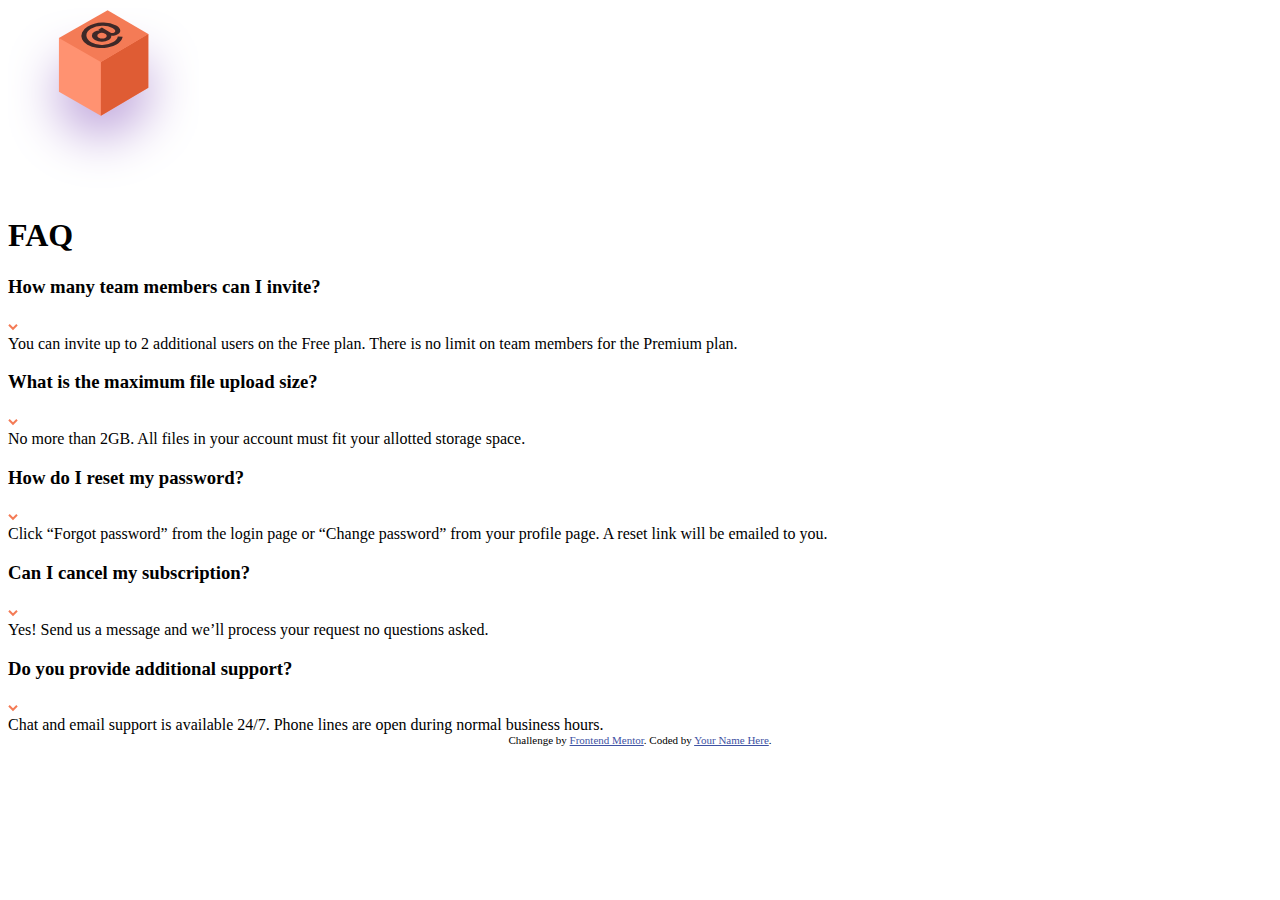
<file: index.html>
<!DOCTYPE html>
<html lang="en">
<head>
  <meta charset="UTF-8">
  <meta name="viewport" content="width=device-width, initial-scale=1.0"> <!-- displays site properly based on user's device -->

  <link rel="icon" type="image/png" sizes="32x32" href="./images/favicon-32x32.png">
  
  <title>Frontend Mentor | FAQ Accordion Card</title>

  <!-- Feel free to remove these styles or customise in your own stylesheet 👍 -->
  <style>
    .attribution { font-size: 11px; text-align: center; }
    .attribution a { color: hsl(228, 45%, 44%); }
  </style>
</head>
<body>
  <main class="envoltura">
    <div class="envoltura_imagen">
        <div class="envoltura_imagen_interior">

        </div>
        <img class="box" src="/images/illustration-box-desktop.svg" alt="">
    </div>

<div class="contenedor_acordeon">
    <h1 class="acordeon_titulo">FAQ</h1>
    <div class="pregunta_acordeon">
        <div class="pregunta_respuesta_acordeon">
            <h3 class="titulo_pregunta">How many team members can I invite?</h3>
            <img src="/images/icon-arrow-down.svg" alt="">
        </div>
        <div class="respuesta">You can invite up to 2 additional users on the Free plan. There is no limit on 
          team members for the Premium plan.
        </div>
    </div>
    <div class="pregunta_acordeon">
      <div class="pregunta_respuesta_acordeon">
          <h3 class="titulo_pregunta">What is the maximum file upload size?</h3>
          <img src="/images/icon-arrow-down.svg" alt="">
      </div>
      <div class="respuesta">No more than 2GB. All files in your account must fit your allotted storage space.
      </div>  
    </div>
    <div class="pregunta_acordeon">
      <div class="pregunta_respuesta_acordeon">
          <h3 class="titulo_pregunta">How do I reset my password?</h3>
          <img src="/images/icon-arrow-down.svg" alt="">
      </div>
      <div class="respuesta">Click “Forgot password” from the login page or “Change password” from your profile page.
        A reset link will be emailed to you.
      </div>  
    </div>
    <div class="pregunta_acordeon">
      <div class="pregunta_respuesta_acordeon">
          <h3 class="titulo_pregunta">Can I cancel my subscription?</h3>
          <img src="/images/icon-arrow-down.svg" alt="">
      </div>
      <div class="respuesta">Yes! Send us a message and we’ll process your request no questions asked.
      </div>  
    </div>
    <div class="pregunta_acordeon">
      <div class="pregunta_respuesta_acordeon">
          <h3 class="titulo_pregunta">Do you provide additional support?</h3>
          <img src="/images/icon-arrow-down.svg" alt="">
      </div>
      <div class="respuesta">Chat and email support is available 24/7. Phone lines are open during normal business hours.
      </div>  
    </div>
    
</div>

  </main>
  
  <div class="attribution">
    Challenge by <a href="https://www.frontendmentor.io?ref=challenge" target="_blank">Frontend Mentor</a>. 
    Coded by <a href="#">Your Name Here</a>.
  </div>
</body>
</html>
</file>
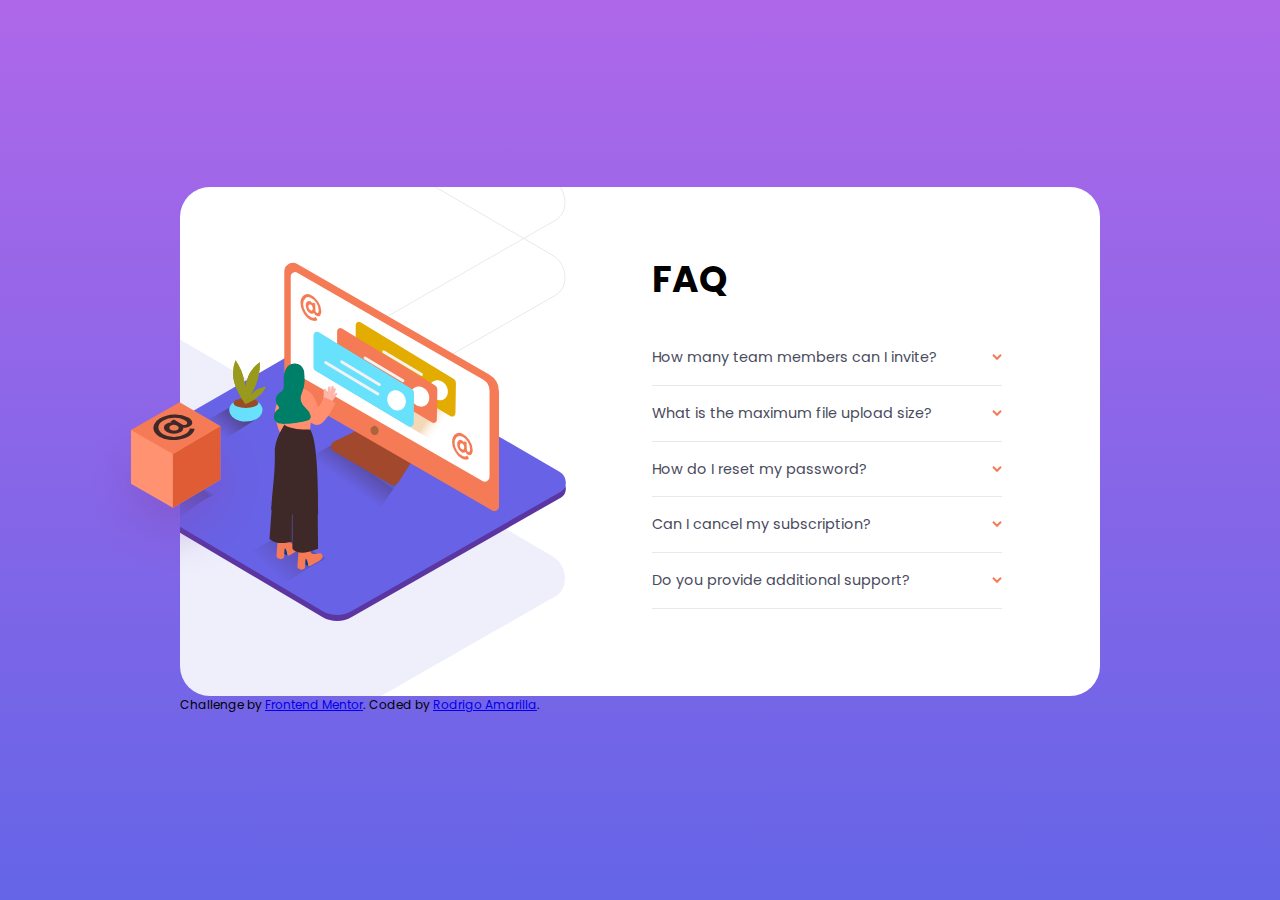
<file: index2.html>
<!DOCTYPE html>
<html lang="en">
<head>
    <meta charset="UTF-8">
    <meta name="viewport" content="width=device-width, initial-scale=1.0"> <!-- displays site properly based on user's device -->
    <link rel="icon" type="image/png" sizes="32x32" href="./images/favicon-32x32.png">
    <title>Frontend Mentor | FAQ Accordion Card</title>

    <link rel="stylesheet" href="./style.css">
</head>
<body>
    <main class="envoltura">
        <div class="envoltura_imagen">
            <div class="envoltura_imagen_interior">  

            </div>   
            <img class="caja" src="/images/illustration-box-desktop.svg" alt="caja"> 
        </div>
    <div class="contenedor_acordeon">
        <h1 class="acordeon_titulo">FAQ</h1>
        <div class="pregunta_acordeon">
            <div class="pregun-respues__acordeon">
                <div class="pregunta">
                    <h3 class="titulo_pregunta">
                        How many team members can I invite?
                    </h3>
                    <img src="/images/icon-arrow-down.svg" >
                </div>
                <div class="respuesta">
                    You can invite up to 2 additional users on the Free plan. There is no limit on 
            team members for the Premium plan.
                </div>
            </div>
        
            <div class="pregun-respues__acordeon">
                <div class="pregunta">
                    <h3 class="titulo_pregunta">
                        What is the maximum file upload size?
                    </h3>
                    <img src="/images/icon-arrow-down.svg" >
                </div>
                <div class="respuesta">
                    No more than 2GB. All files in your account must fit your allotted storage space.
                </div> 
            </div>

            <div class="pregun-respues__acordeon">
                <div class="pregunta">
                    <h3 class="titulo_pregunta">
                        How do I reset my password?
                    </h3>
                    <img src="/images/icon-arrow-down.svg" >
                </div>
                <div class="respuesta">
                    Click “Forgot password” from the login page or “Change password” from your profile page.
            A reset link will be emailed to you.
                </div>
            </div>  

            <div class="pregun-respues__acordeon">
                <div class="pregunta">
                    <h3 class="titulo_pregunta">
                        Can I cancel my subscription?
                    </h3>
                    <img src="/images/icon-arrow-down.svg" >
                </div>
                <div class="respuesta">
                    Yes! Send us a message and we’ll process your request no questions asked.
                </div>  
           </div>

            <div class="pregun-respues__acordeon">
                <div class="pregunta">
                    <h3 class="titulo_pregunta">
                        Do you provide additional support?
                    </h3>
                    <img src="/images/icon-arrow-down.svg" >
                </div>
                <div class="respuesta">
                    Chat and email support is available 24/7. Phone lines are open during normal business hours.
                </div>  
            </div>

        </div>    
    </div>
    </main>
    <div class="attribution">
        Challenge by <a href="https://www.frontendmentor.io?ref=challenge" target="_blank">Frontend Mentor</a>. 
        Coded by <a href="#">Rodrigo Amarilla</a>.
    </div>

    <script src="/script.js"></script>
  
</body>
</html>
</file>
<file: style.css>
@import url("https://fonts.googleapis.com/css2?family=Poppins:wght@400;700&display=swap");
:root{
    --veryDarkDesaturatedBlue: hsl(238, 29%, 16%);
    --softRed: hsl(14, 88%, 65%);
    --softViolet: hsl(273, 75%, 66%);
    --softBlue: hsl(240, 73%, 65%);
    --veryDarkGrayishBlue: hsl(237, 12%, 33%);
    --darkGrayishBlue: hsl(240, 6%, 50%);
    --lightGrayishBlue: hsl(240, 5%, 91%);
    --fontSize: 12px; 
}

*,
*:before,
*:after {
    box-sizing: border-box;
}


html {
    font-size: var(--fontSize);
}

body {
    margin: 0;
    font-family: "Poppins", sans-serif;
    height: 100vh;
    width: 100vw;
    background: linear-gradient(hsl(273, 75%, 66%), hsl(240, 73%, 65%));
    display: grid;
    justify-content: center;
    align-content: center;
}

.envoltura {
    background: white;
    border-radius: 30px;
    height: 509px;
    width: 920px;
    display: grid;
    grid-template-columns: 400px 1fr;
    grid-gap: 6rem;
    background-image: url("images/bg-pattern-desktop.svg");
    background-repeat: no-repeat;
    background-position: 1260% 65%;
}

.pregun-respues__acordeon > .respuesta {
    display: none;
} 

.active > .respuesta {
    display: block;
    padding-bottom: 1.3rem;
    color: var(--veryDarkGrayishBlue);
}

.active img {
    transform: rotate(180deg);
    transition: all 0.3s ease-in;
}

.contenedor_acordeon {
    margin-top: 65px;
    display: flex;
    flex-direction: column;
}

.pregunta_acordeon {
    height: 100%;
    display: flex;
    flex-direction: column;
}

.pregun-respues__acordeon {
    width: 350px;
    border-bottom: 1px solid #e8e8ea;
}

.acordeon_titulo {
    font-size: 3rem;
    margin-top: 0px;
}

.titulo_pregunta {
    font-size: 1.2rem;
    font-weight: 400;
    margin: 1.4rem 0rem;
    color: var(--veryDarkGrayishBlue);

}

.pregunta {
    display: flex;
    justify-content: space-between;
    cursor: pointer;
    transition: 0.4s;
}

.active h3 {
    font-weight: 700;
}

.pregunta img {
    align-self: center;
}

.envoltura_imagen {
    position: relative;
}

.envoltura_imagen_interior {
    background: url("images/illustration-woman-online-desktop.svg");
    height: 100%;
    background-repeat: no-repeat;
    background-position: 120% center;
}

.caja {
    position: absolute;
    top: 42%;
    left: -25%;
}

@media (max-widtg: 700px) {
    .envoltura{
        width: 350px;
        grid-template-columns: 1fr;
        grid-template-rows: 100px 1fr;
        grid-gap: 0.5rem;
        position: relative;
        padding: 1rem;
        height: 530px;
    }

    .envoltura_imagen {
        background: url("images/bg-pattern-mobile.svg");
        background-repeat: no-repeat;
        background-position: center 590%;
    }

    .envoltura_imagen_interior {
        position: absolute;
        width: 100%;
        height: 200px;
        background-size: 72%;
        background-position: center;
        top: -128%;
    }

    .caja {
        width: 55px;
        left: 19%;
        top: -30%;
    }

    .contenedor_acordeon {
        margin-top: 0px;
    }

    .pregun-respues__acordeon {
        width: 100%;
    }

    .acordeon_titulo {
        text-align: center;
    }
}
</file>
